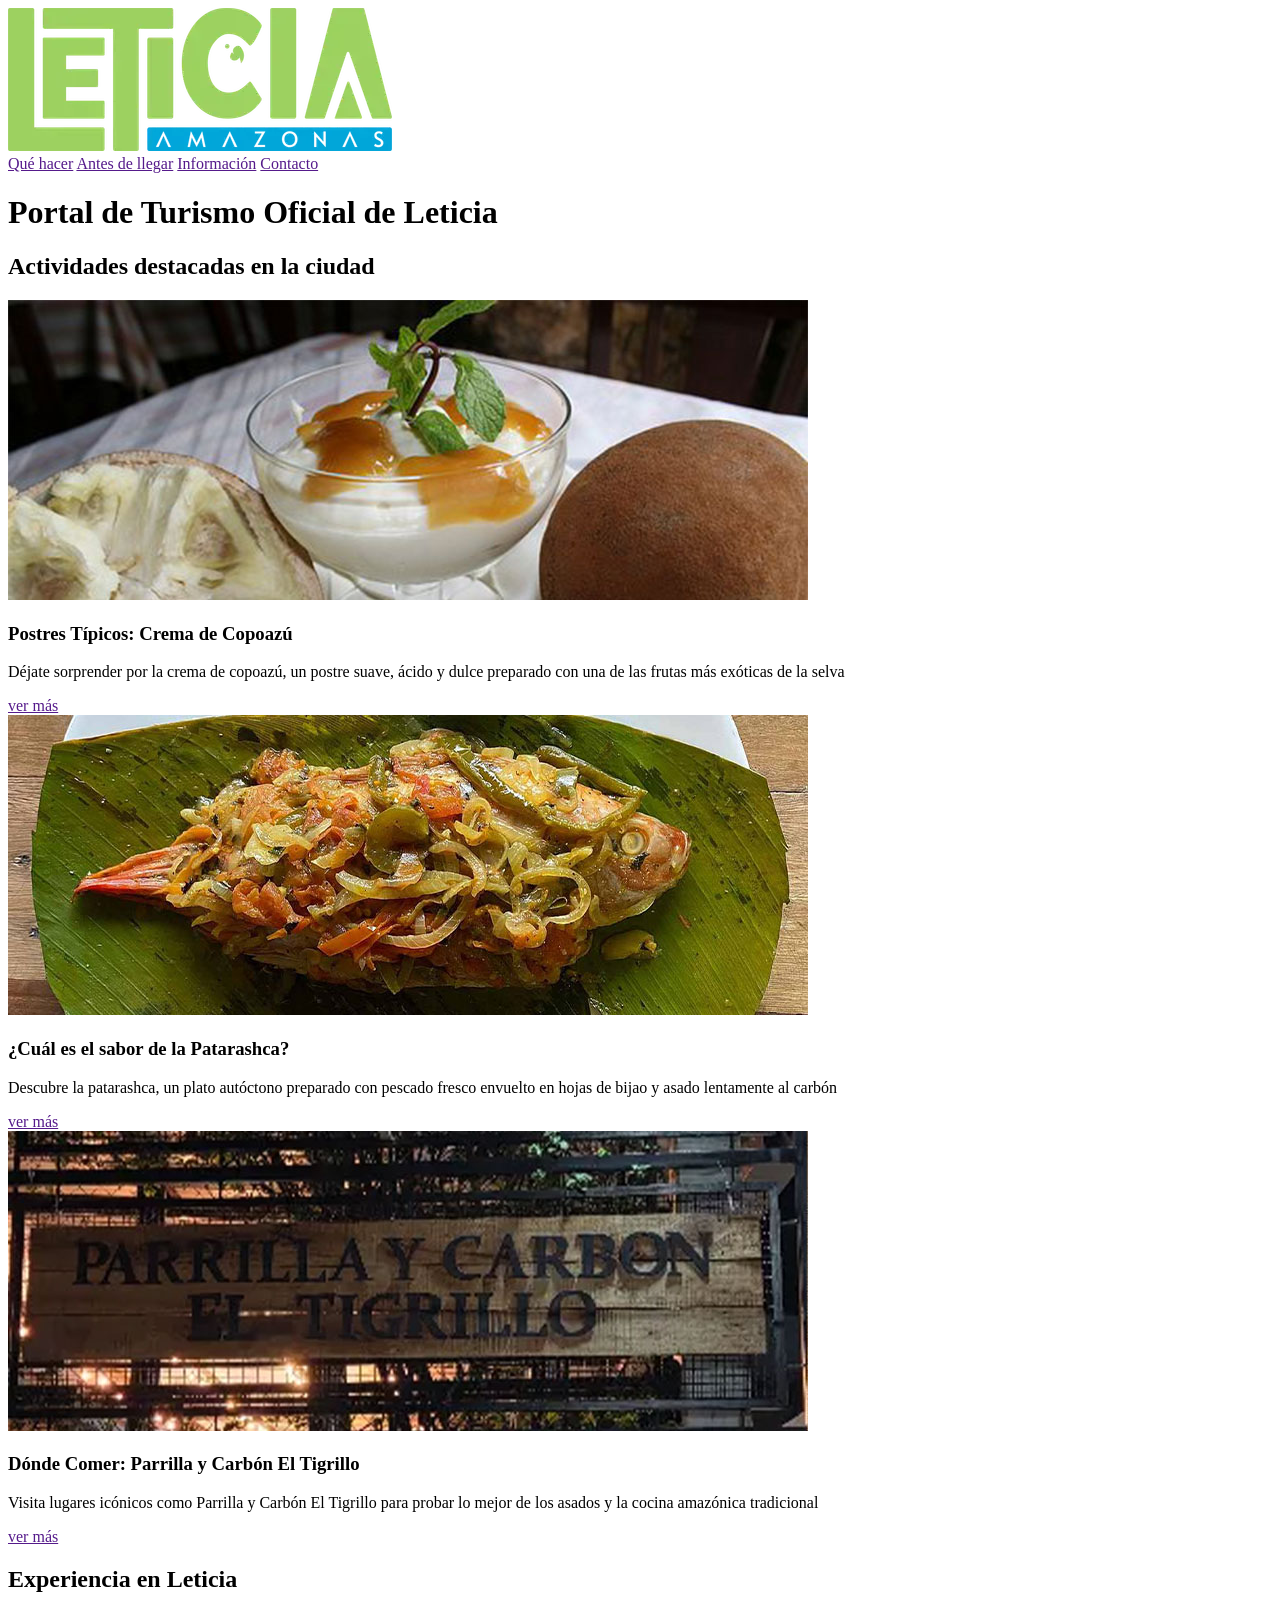
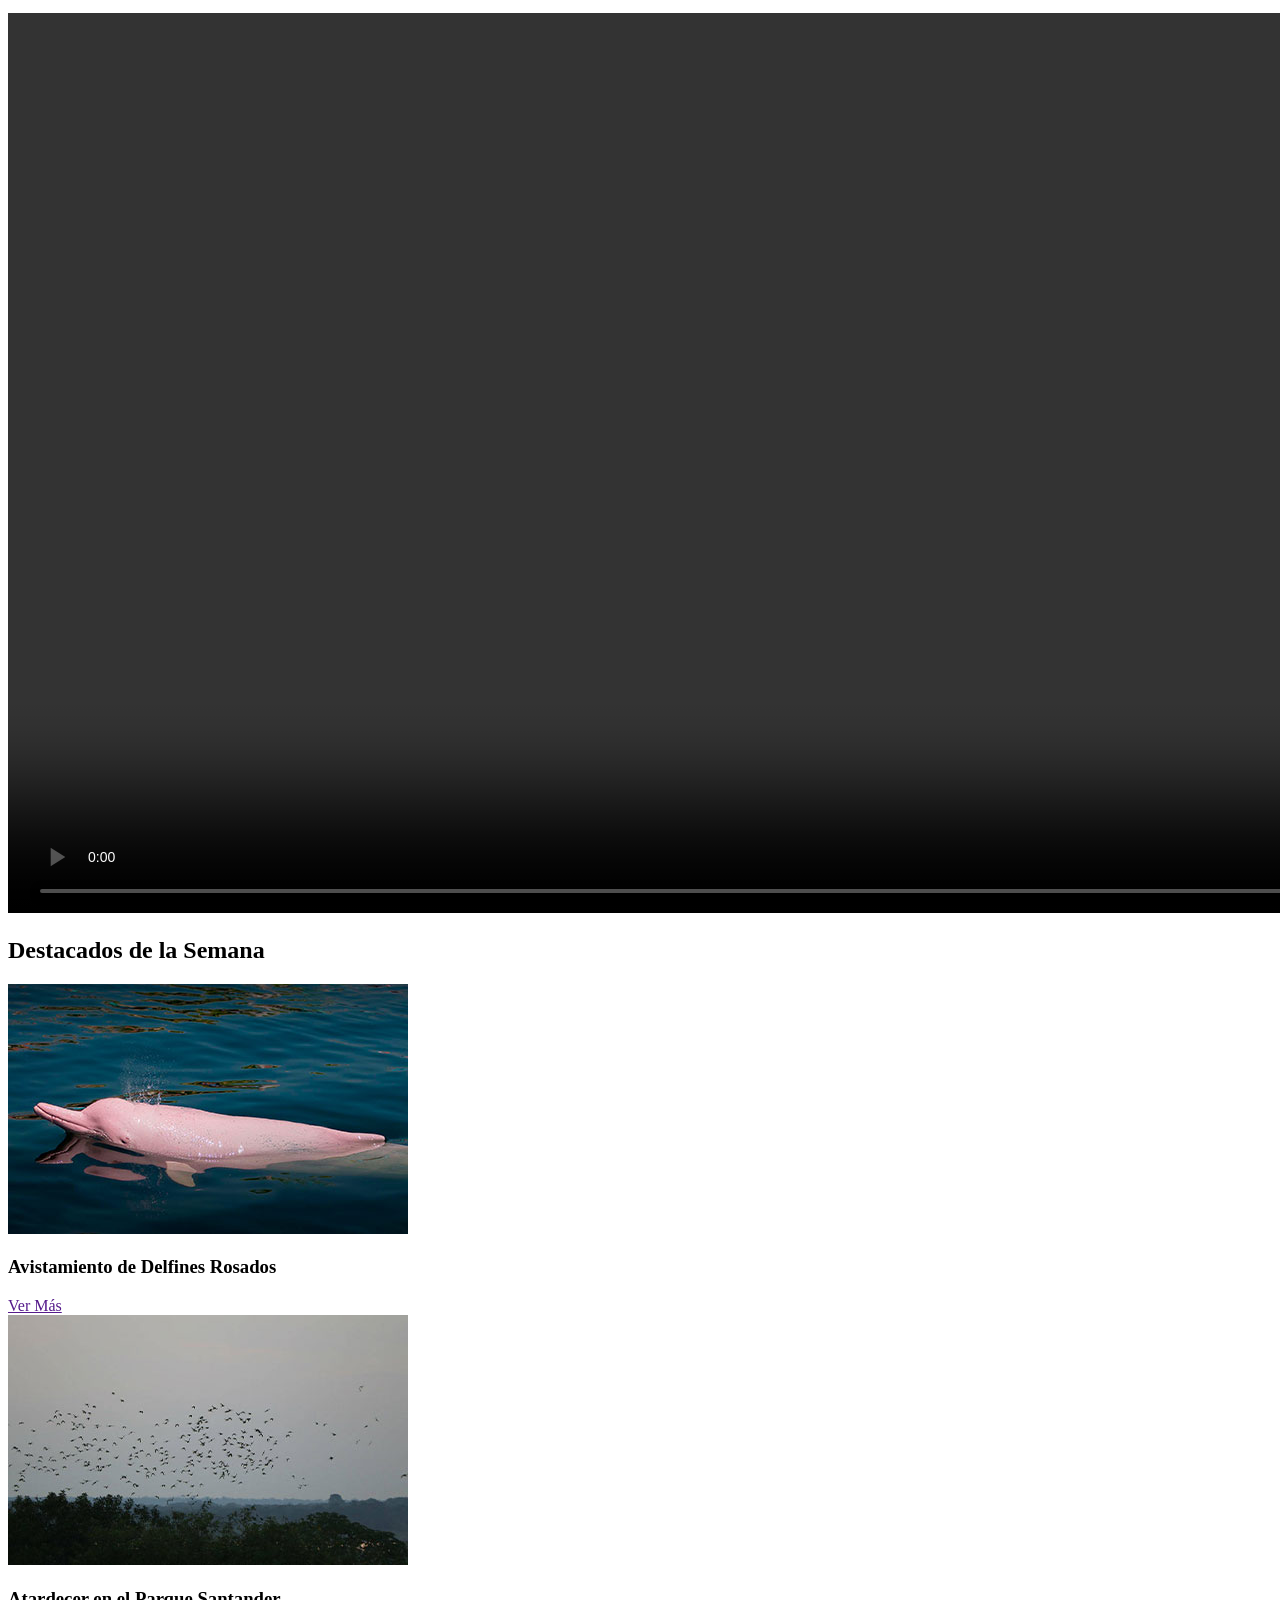
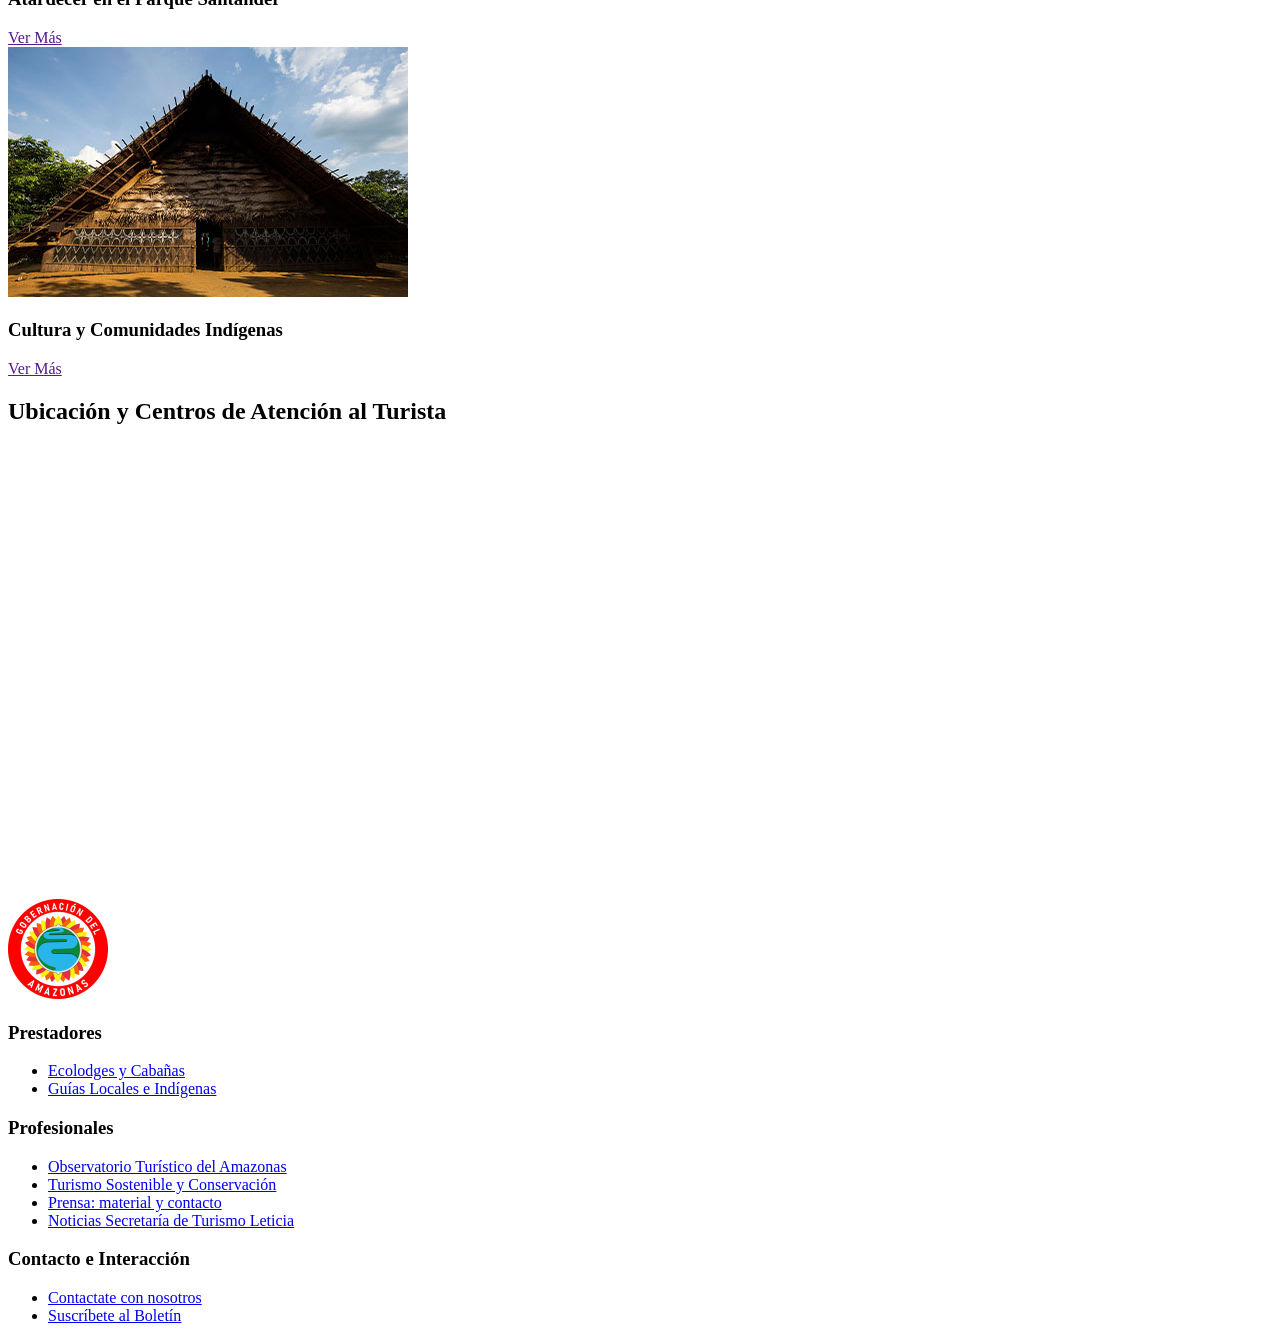
<file: ejercicio-1.2/index.html>
<!DOCTYPE html>
<html lang="es">
    <head>
        <meta charset="UTF-8">
        <meta name="viewport" content="width, initial-scale:1.0">
        <title>Turismo Leticia Ciudad - Sitio Oficial de Información Turística</title>
        <meta name="description" content="Descrubí qué hacer en Leticia. información útil antes de llegar, guías de alojamiento, atractivos turísticos, agenda cultural y mapas de la ciudad.">
        <meta name="robots" content="index, follow">
    </head>

    <body>

        <!-- Cabecera principal del sitio -->
        <header>
            <!-- Logo del sitio 
            href-> la dirección a donde voy al dar clic  
            -->
            <a href="index.html" aria-label="Ir a la página de inicio de Turismo Leticia Amazonas">
                <img src="assets/Leticia-logo.webp" alt="Logotipo oficial de Turismo Leticia">
            </a>

            <!-- Navegador principal -->
            <nav role="navigation" aria-label="Menu principal">
                  <a href="">Qué hacer</a>
                  <a href="">Antes de llegar</a>
                  <a href="">Información</a>
                  <a href="">Contacto</a>
            </nav>

        </header>



        <!-- Contenido principal del sitio -->
        <main role="main">

            <h1>Portal de Turismo Oficial de Leticia</h1>

            <!-- Actividades destacadas-->
            <section>
                <h2>Actividades destacadas en la ciudad</h2>
                
                <div>

                    <!-- tarjeta -->
                    <article role="article">
                        <img src="assets/crema-de-copoazu.jpg" alt="Crema de copoazú servida como postre tradicional de fruta amazónica">
                        <h3>Postres Típicos: Crema de Copoazú</h3>
                        <p>Déjate sorprender por la crema de copoazú, un postre suave, ácido y dulce preparado con una de las frutas más exóticas de la selva</p>
                        <a href="" aria-label="Ver más información sobre la crema de copoazú y postres amazónicos">ver más</a>
                    </article>

                    <!-- tarjeta -->
                    <article role="article">
                        <img src="assets/patarashca-amazonica.jpg" alt="Patarashca tradicional, pescado fresco sazonado y envuelto en hojas de bijao asado al carbón">
                        <h3>¿Cuál es el sabor de la Patarashca?</h3>
                        <p>Descubre la patarashca, un plato autóctono preparado con pescado fresco envuelto en hojas de bijao y asado lentamente al carbón</p>
                        <a href="" aria-label="Ver información sobre la patarashca y la gastronomía amazónica">ver más</a>
                    </article>

                    <!-- tarjeta -->
                    <article role="article">
                        <img src="assets/parilla-el-tigrillo.jpg" alt="Platos a la parrilla y pescados amazónicos en el restaurante Parrilla y Carbón El Tigrillo">
                        <h3>Dónde Comer: Parrilla y Carbón El Tigrillo</h3>
                        <p>Visita lugares icónicos como Parrilla y Carbón El Tigrillo para probar lo mejor de los asados y la cocina amazónica tradicional</p>
                        <a href="" aria-label="Ir al buscador de restaurantes y conocer más sobre Parrilla y Carbón El Tigrillo">ver más</a>
                    </article>


                </div>

            </section>
            <!-- Fin de actividades destacadas-->

            <!-- Contenido Multimedia -->
            <section>
                <h2>Experiencia en Leticia</h2>
                <div>
                    <video controls autoplay loop width="1600" height="900" aria-label="Video promocional sobre la selva y el río Amazonas en Leticia">
                        <source src="assets/video-amazonas-turismo.mp4" type="video/mp4">
                    </video>
                </div>
            </section>
            <!-- Fin de Contenido Multimedia -->



            <!-- Contenidos Destacados -->
            <section>
                <h2>Destacados de la Semana</h2>
                <div>
                    
                    <!-- Tarjeta Destacada 1 -->
                    <article role="article">
                        <img src="assets/delfines-rosados.jpg" alt="Delfines rosados nadando en las aguas del río Amazonas" width="400" height="250">
                        <h3>Avistamiento de Delfines Rosados</h3>
                        <a href="" aria-label="Ver más sobre los recorridos para ver delfines rosados en el río">Ver Más</a>
                    </article>

                    <!-- Tarjeta Destacada 2 -->
                    <article role="article">
                        <img src="assets/parque-santander-loros.jpg" alt="Miles de loros y cotorras llegando al Parque Santander al atardecer en Leticia" width="400" height="250">
                        <h3>Atardecer en el Parque Santander</h3>
                        <a href="" aria-label="Ver más sobre el espectáculo natural de las cotorras en el centro de Leticia">Ver Más</a>
                    </article>

                    <!-- Tarjeta Destacada 3 -->
                    <article role="article">
                        <img src="assets/comunidades-indigenas.jpg" alt="Maloka tradicional y artesanías en una comunidad indígena cerca a Leticia" width="400" height="250">
                        <h3>Cultura y Comunidades Indígenas</h3>
                        <a href="" aria-label="Ver más sobre las experiencias culturales y artesanías indígenas">Ver Más</a>
                    </article>

                </div>
            </section>


            <!-- Ubicación Geográfica -->
            <section aria-labelledby="titulo-mapa">
                <h2 id="titulo-mapa">Ubicación y Centros de Atención al Turista</h2>
                <div class="map-container">
                    <iframe 
                        src="https://www.google.com/maps/embed?pb=!1m18!1m12!1m3!1d3979.887203112285!2d-69.9431411!3d-4.2152862!2m3!1f0!2f0!3f0!3m2!1i1024!2i768!4f13.1!3m3!1m2!1s0x91ed02621c16f217%3A0xb35a3962d31e9c20!2sParque%20Santander!5e0!3m2!1ses!2sco!4v1700000000000!5m2!1ses!2sco" 
                        width="100%" 
                        height="450" 
                        style="border:0;" 
                        allowfullscreen="" 
                        loading="lazy" 
                        referrerpolicy="no-referrer-when-downgrade"
                        title="Mapa interactivo de Leticia enfocado en el Parque Santander y la frontera con Tabatinga">
                    </iframe>
                </div>
            </section>

        </main>

        <!-- Pie de Página Institucional -->
    <footer role="contentinfo">

            <!-- Identificador Institucional del Footer -->
            <div class="footer-brand">
                <img src="assets/logo-gobernacion-amazonas.png" alt="Logotipo oficial de la Gobernación del Amazonas y Alcaldía de Leticia" width="100" height="100">
            </div>

            <!-- Columnas de Enlaces del Footer -->
            <div>
                
                <!-- Lista 1: Prestadores -->
                <nav>
                    <h3 id="footer-prestadores">Prestadores</h3>
                    <ul>
                        <li><a href="/ecolodges-alojamientos">Ecolodges y Cabañas</a></li>
                        <li><a href="/guias-comunitarios">Guías Locales e Indígenas</a></li>
                    </ul>
                </nav>

                <!-- Lista 2: Profesionales -->
                <nav>
                    <h3 id="footer-profesionales">Profesionales</h3>
                    <ul>
                        <li><a href="/observatorio-turistico">Observatorio Turístico del Amazonas</a></li>
                        <li><a href="/turismo-sostenible">Turismo Sostenible y Conservación</a></li>
                        <li><a href="/prensa-contacto">Prensa: material y contacto</a></li>
                        <li><a href="/noticias-ente">Noticias Secretaría de Turismo Leticia</a></li>
                    </ul>
                </nav>

                <!-- Lista 3: Interacción y Contacto -->
                <nav>
                    <h3 id="footer-contacto">Contacto e Interacción</h3>
                <ul>
                    <li><a href="/contactate-con-nosotros">Contactate con nosotros</a></li>
                    <li><a href="/suscribete-newsletter" aria-label="Ir al formulario para suscribirse al Boletín amazónico oficial">Suscríbete al Boletín</a></li>
                </ul>
                </nav>

            </div>
    </footer>

    </body>

</html>
</file>
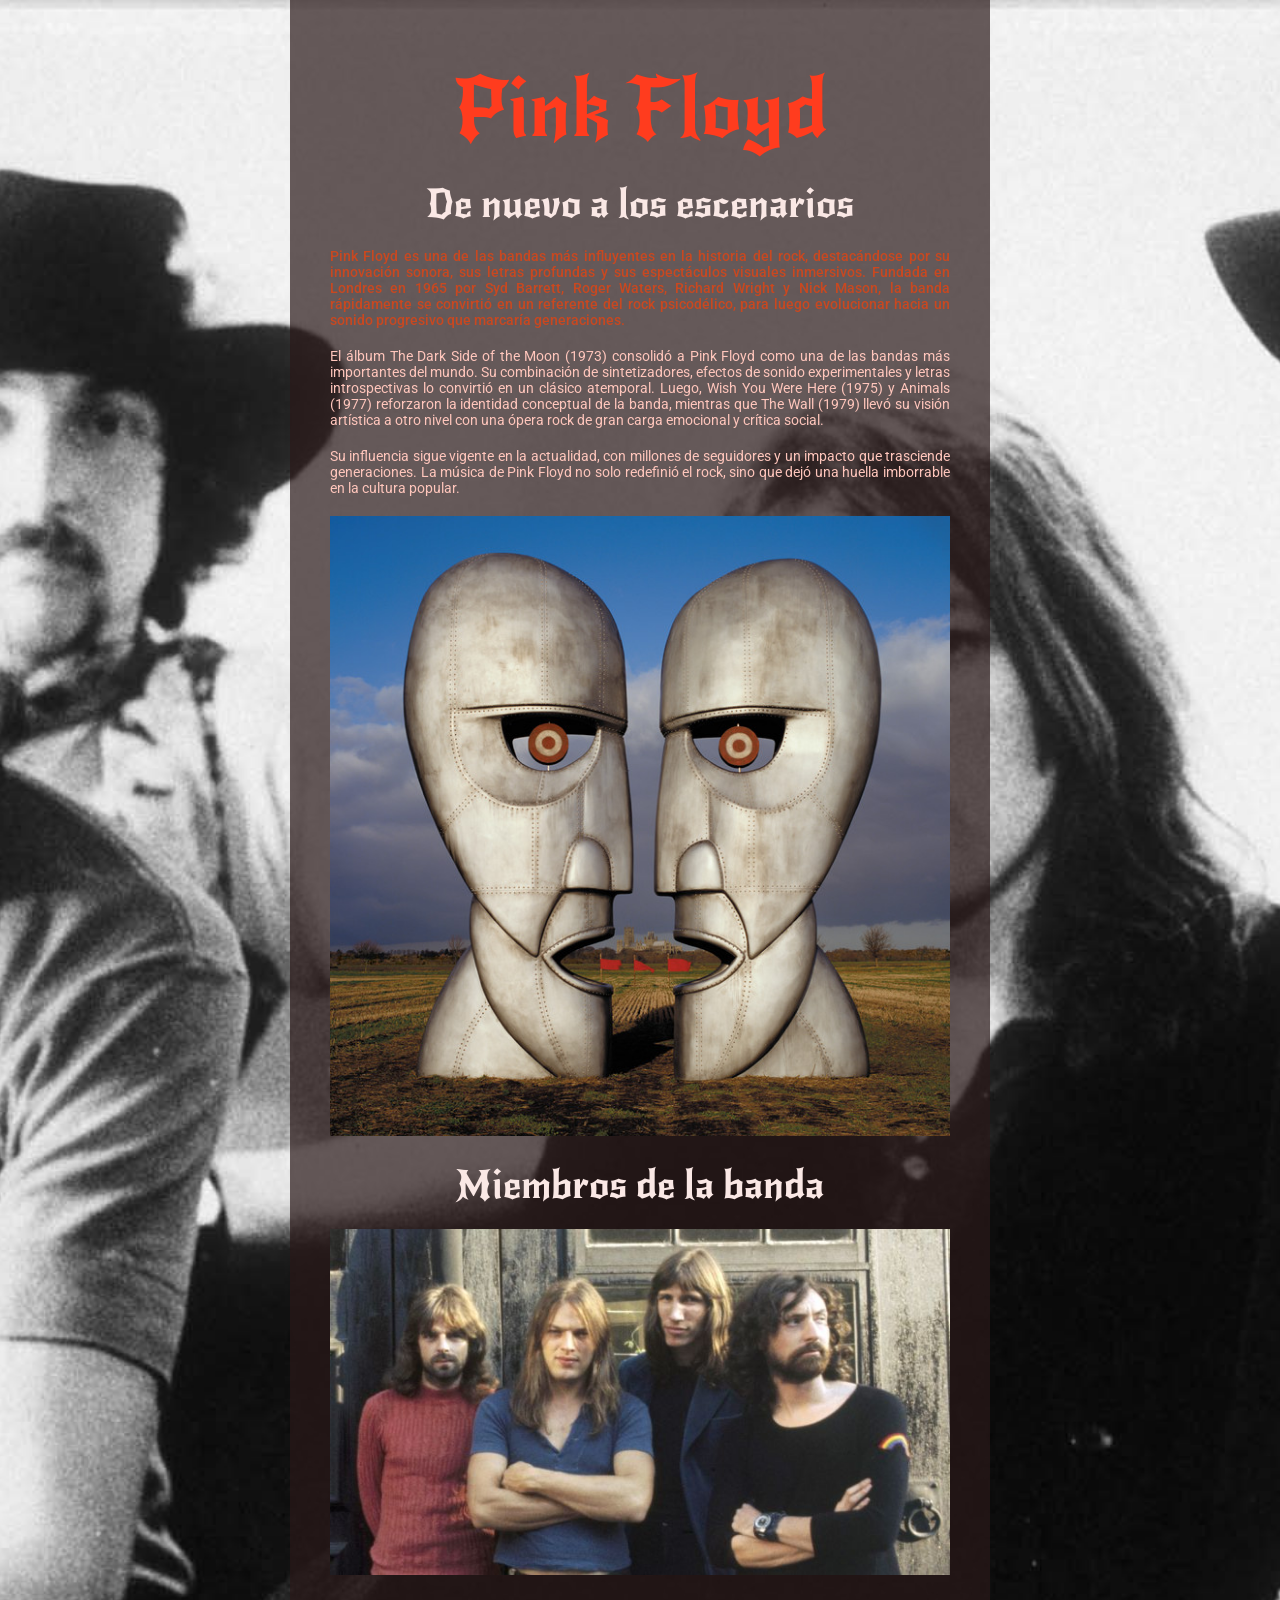
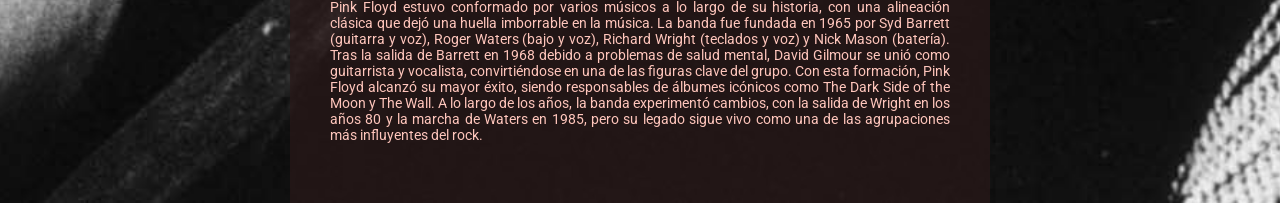
<file: Ejercicio-2/index.html>
<!DOCTYPE html>
<html lang="es">

    <head>

    <meta charset="UTF-8">
    <meta name="viewport" content="width=device-width, initial-scale=1.0">
    <title>Pink Floyd</title>
    <meta name="description" content="Historia e informacion de la banda pink floyd">
    <meta name="robots" content="index,follow">

    <link href="style.css" rel="stylesheet">

    <!--google font-->
   <link rel="preconnect" href="https://fonts.googleapis.com">
    <link rel="preconnect" href="https://fonts.gstatic.com" crossorigin>
    <link href="https://fonts.googleapis.com/css2?family=New+Rocker&family=Roboto:ital,wght@0,100..900;1,100..900&display=swap" rel="stylesheet">

    </head>

        <body>

            <main>

        <h1>Pink Floyd</h1>

        <h2 class="subtitulo-pf">De nuevo a los escenarios</h2>

            <p id="parrafo-destacado">Pink Floyd es una de las bandas más influyentes en la historia del rock, destacándose por su innovación sonora, sus letras profundas y sus espectáculos visuales inmersivos. Fundada en Londres en 1965 por Syd Barrett, Roger Waters, Richard Wright y Nick Mason, la banda rápidamente se convirtió en un referente del rock psicodélico, para luego evolucionar hacia un sonido progresivo que marcaría generaciones.</p>

            <p>El álbum The Dark Side of the Moon (1973) consolidó a Pink Floyd como una de las bandas más importantes del mundo. Su combinación de sintetizadores, efectos de sonido experimentales y letras introspectivas lo convirtió en un clásico atemporal. Luego, Wish You Were Here (1975) y Animals (1977) reforzaron la identidad conceptual de la banda, mientras que The Wall (1979) llevó su visión artística a otro nivel con una ópera rock de gran carga emocional y crítica social.</p>

            <p>Su influencia sigue vigente en la actualidad, con millones de seguidores y un impacto que trasciende generaciones. La música de Pink Floyd no solo redefinió el rock, sino que dejó una huella imborrable en la cultura popular.</p>

            <img src="Assets/PinkFloyd.jpg" alt="Fotografía de portada del Dividition Bell, donde dos rostros de metal se miran fijamente">

        <h2 class="subtitulo-pf">Miembros de la banda</h2>

            <img src="Assets/pink_floyd_band.jpg" alt="Fotografía de los miembros de la banda">

            <p>Pink Floyd estuvo conformado por varios músicos a lo largo de su historia, con una alineación clásica que dejó una huella imborrable en la música. La banda fue fundada en 1965 por Syd Barrett (guitarra y voz), Roger Waters (bajo y voz), Richard Wright (teclados y voz) y Nick Mason (batería). Tras la salida de Barrett en 1968 debido a problemas de salud mental, David Gilmour se unió como guitarrista y vocalista, convirtiéndose en una de las figuras clave del grupo. Con esta formación, Pink Floyd alcanzó su mayor éxito, siendo responsables de álbumes icónicos como The Dark Side of the Moon y The Wall. A lo largo de los años, la banda experimentó cambios, con la salida de Wright en los años 80 y la marcha de Waters en 1985, pero su legado sigue vivo como una de las agrupaciones más influyentes del rock.</p>

        </main>

    </body>

</html>
</file>
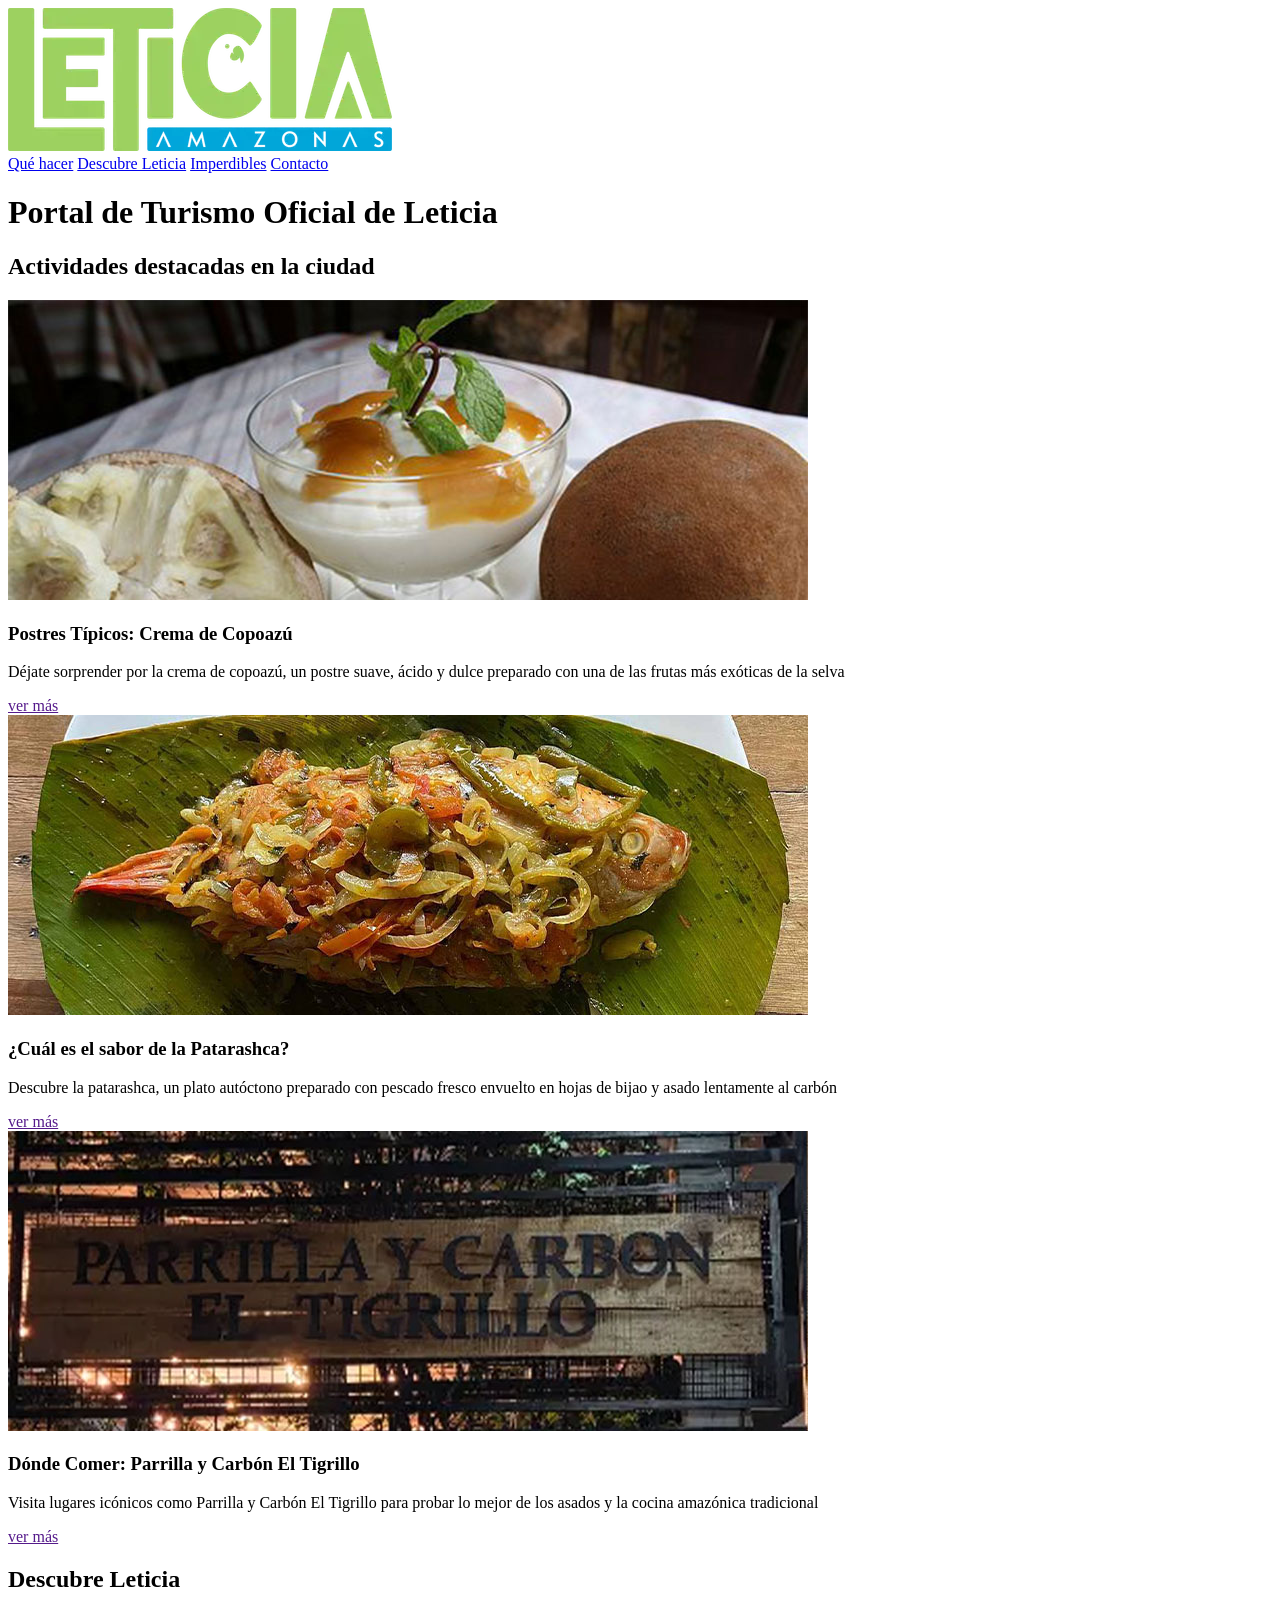
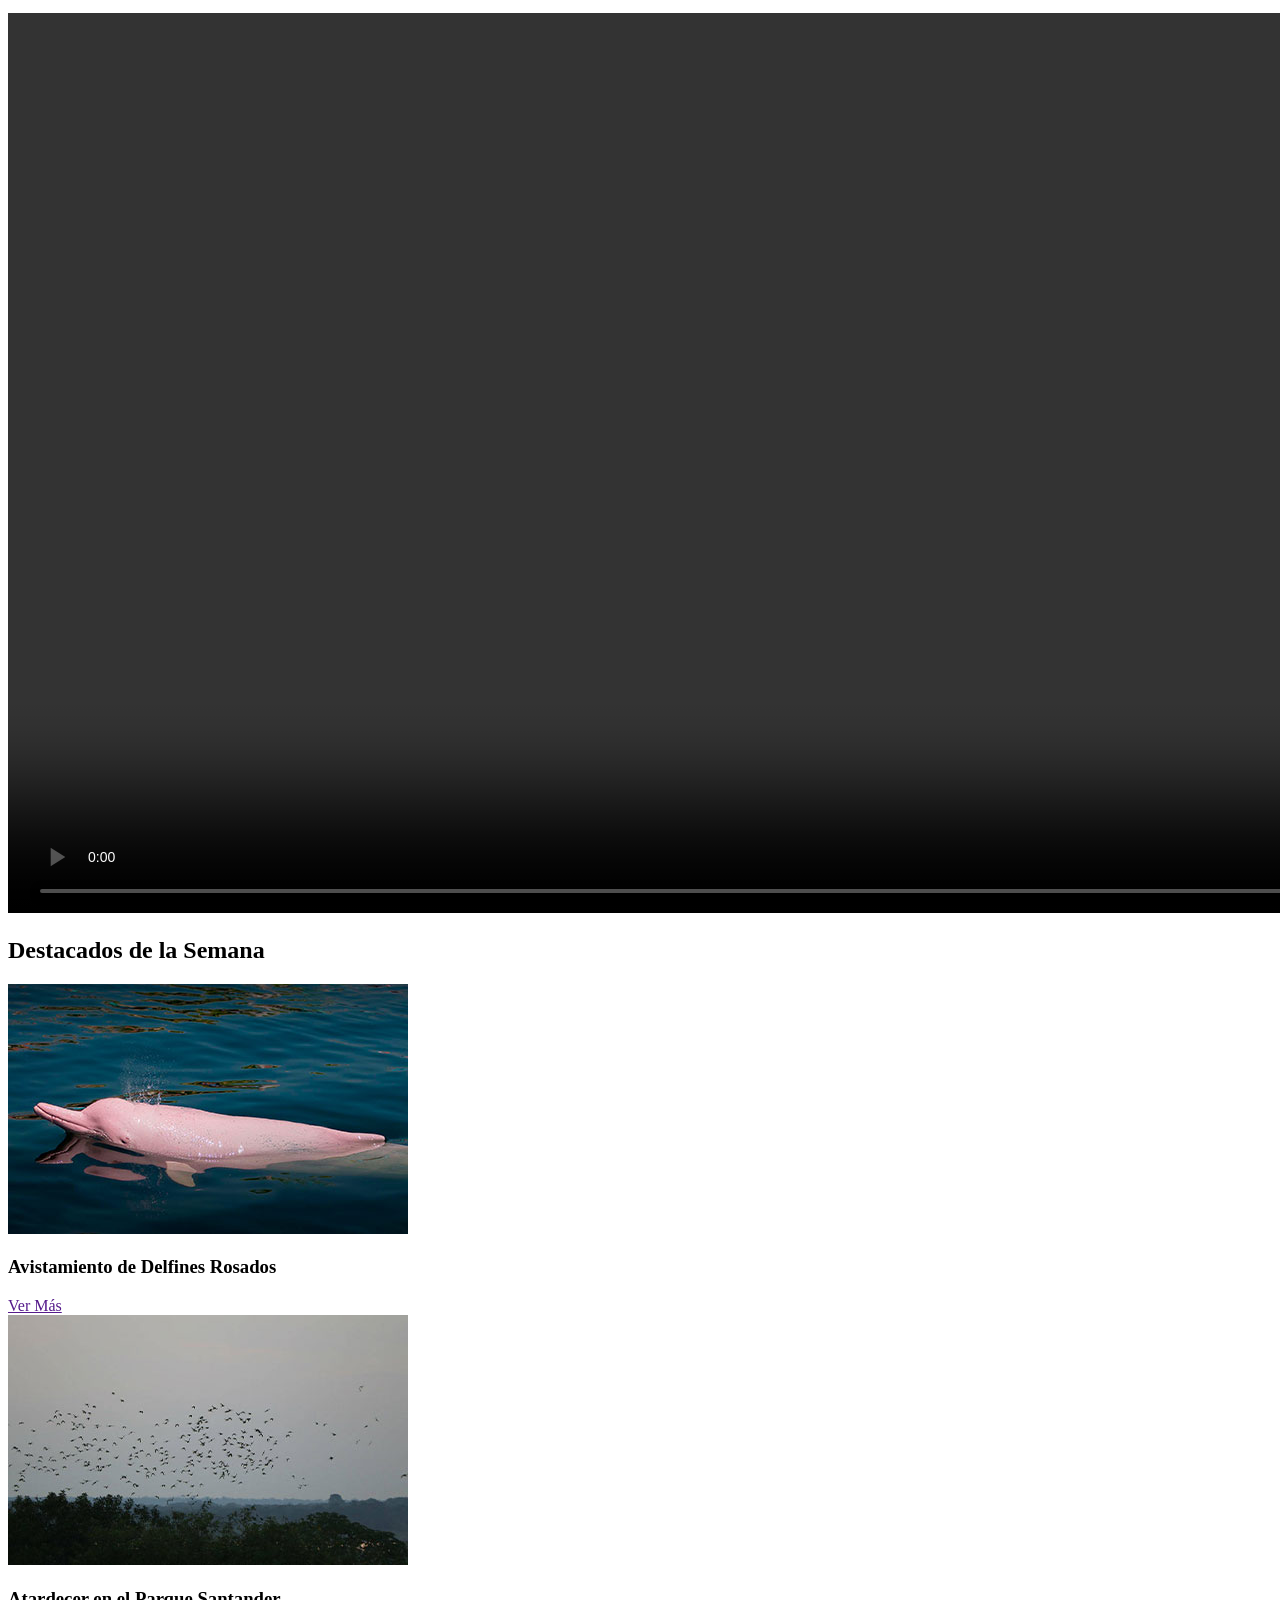
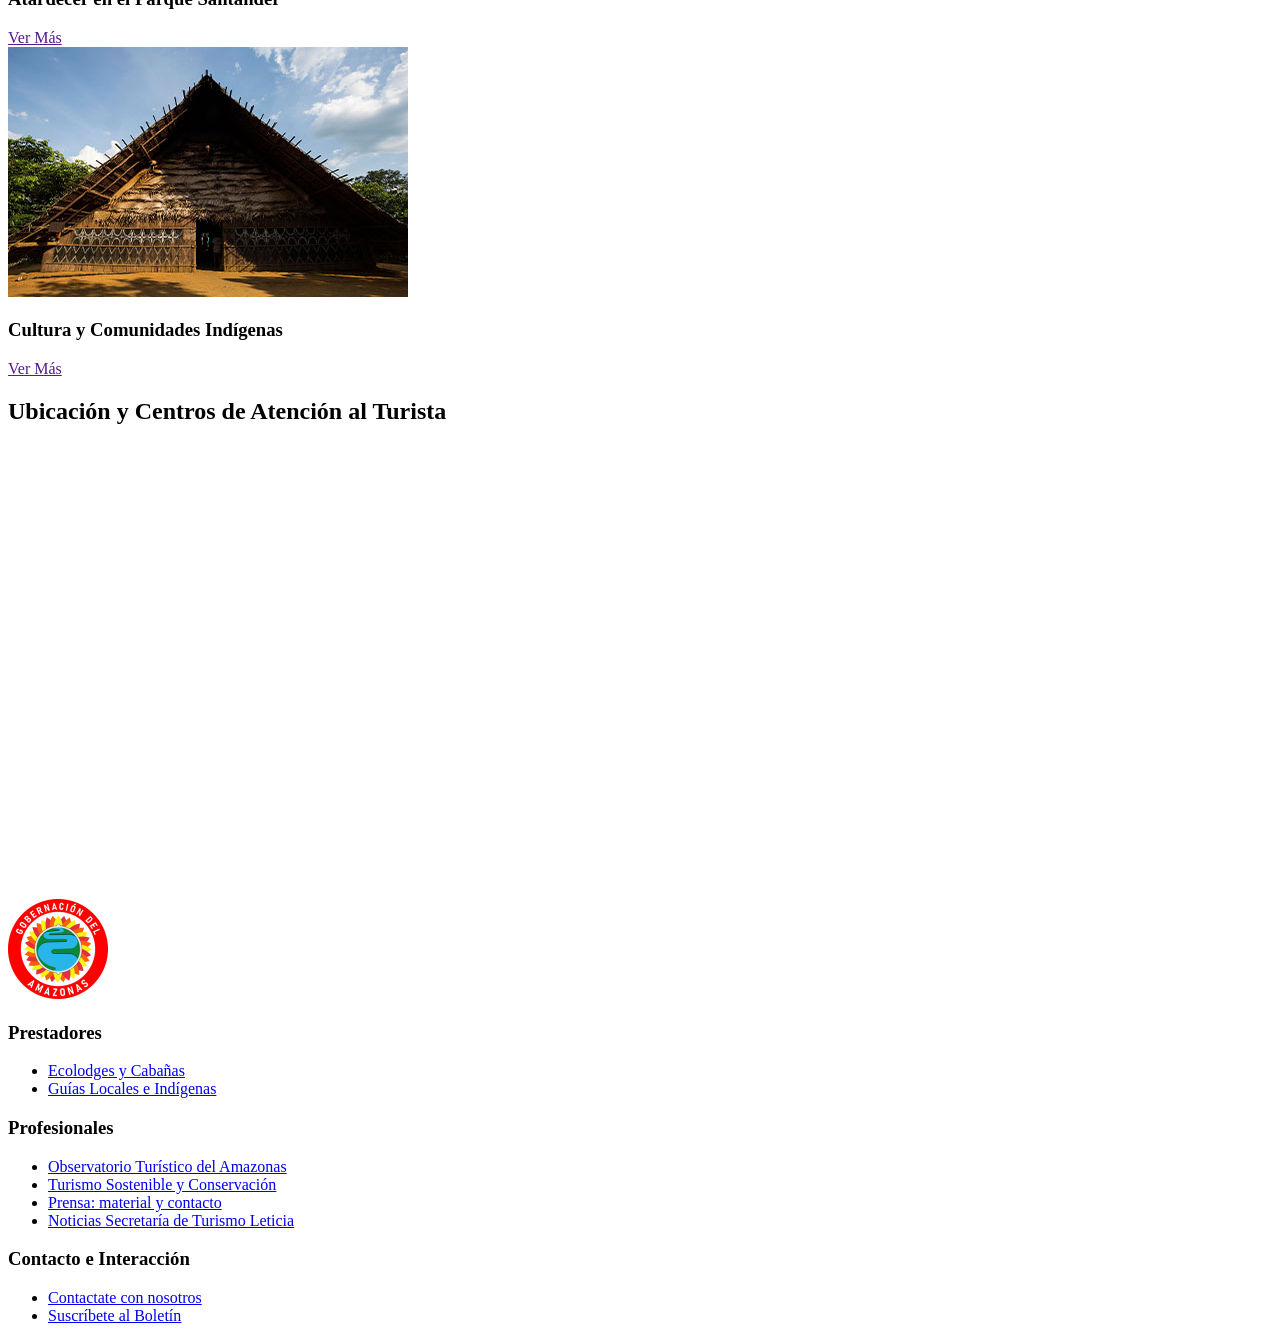
<file: tarea-01/index.html>
<!DOCTYPE html>
<html lang="es">
    <head>
        <meta charset="UTF-8">
        <meta name="viewport" content="width=device-width, initial-scale=1.0">
        <title>Turismo Leticia Ciudad - Sitio Oficial de Información Turística</title>
        <meta name="description" content="Descubre qué hacer en Leticia. Información útil antes de llegar, guías de alojamiento, atractivos turísticos, agenda cultural y mapas de la ciudad.">
        <meta name="robots" content="index, follow">
        
        <!-- TIPOGRAFIAS -->
        <link rel="preconnect" href="https://fonts.googleapis.com">
    <link rel="preconnect" href="https://fonts.gstatic.com" crossorigin>
    <link href="https://fonts.googleapis.com/css2?family=Alegreya+Sans:ital,wght@0,300;0,400;0,500;0,700;0,800;0,900;1,400;1,500;1,700;1,800;1,900&family=Quicksand:wght@700&display=swap" rel="stylesheet">

    </head>

    <body>


        <!-- Cabecera principal del sitio -->
        <header id="cabecera">
            <!-- Logo del sitio 
            href-> la dirección a donde voy al dar clic  
            -->
            <a href="index.html" aria-label="Ir a la página de inicio de Turismo Leticia Amazonas">
                <img src="assets/Leticia-logo.webp" alt="Logotipo oficial de Turismo Leticia">
            </a>

            <!-- Navegador principal -->
            <nav role="navigation" aria-label="Menu principal">
                  <a href="#actividades-destacadas" class="bt-principal">Qué hacer</a>
                  <a href="#descubre-leticia" class="bt-principal">Descubre Leticia</a>
                  <a href="#imperdibles" class="bt-principal">Imperdibles</a>
                  <a href="#footer-contacto" class="bt-principal">Contacto</a>
            </nav>

        </header>

        <section id="background-body">
    <div class="background-content">
        
    </div>
        </section>

</div>

        <!-- Contenido principal del sitio -->
        <main role="main">

            <h1 class="hide-element" aria-hidden="true">Portal de Turismo Oficial de Leticia</h1>

            <!-- Actividades destacadas-->
            <section id="actividades-destacadas">
                <h2>Actividades destacadas en la ciudad</h2>
                
                <div class="flex-elements">

                    <!-- tarjeta -->
                    <article class="articulo-index" role="article">
                        <img src="assets/crema-de-copoazu.jpg" alt="Crema de copoazú servida como postre tradicional de fruta amazónica">
                        <h3>Postres Típicos: Crema de Copoazú</h3>
                        <p>Déjate sorprender por la crema de copoazú, un postre suave, ácido y dulce preparado con una de las frutas más exóticas de la selva</p>
                        <a href="" class="bt-vermas" aria-label="Ver más información sobre la crema de copoazú y postres amazónicos">ver más</a>
                    </article>

                    <!-- tarjeta -->
                    <article class="articulo-index" role="article">
                        <img src="assets/patarashca-amazonica.jpg" alt="Patarashca tradicional, pescado fresco sazonado y envuelto en hojas de bijao asado al carbón">
                        <h3>¿Cuál es el sabor de la Patarashca?</h3>
                        <p>Descubre la patarashca, un plato autóctono preparado con pescado fresco envuelto en hojas de bijao y asado lentamente al carbón</p>
                        <a href="" class="bt-vermas" aria-label="Ver información sobre la patarashca y la gastronomía amazónica">ver más</a>
                    </article>

                    <!-- tarjeta -->
                    <article class="articulo-index" role="article">
                        <img src="assets/parilla-el-tigrillo.jpg" alt="Platos a la parrilla y pescados amazónicos en el restaurante Parrilla y Carbón El Tigrillo">
                        <h3>Dónde Comer: Parrilla y Carbón El Tigrillo</h3>
                        <p>Visita lugares icónicos como Parrilla y Carbón El Tigrillo para probar lo mejor de los asados y la cocina amazónica tradicional</p>
                        <a href="" class="bt-vermas" aria-label="Ir al buscador de restaurantes y conocer más sobre Parrilla y Carbón El Tigrillo">ver más</a>
                    </article>


                </div>

            </section>
            <!-- Fin de actividades destacadas-->

            <!-- Contenido Multimedia -->
            <section id="descubre-leticia">
                <h2>Descubre Leticia</h2>
                <div>
                    <video controls autoplay loop width="1600" height="900" aria-label="Video promocional sobre la selva y el río Amazonas en Leticia">
                        <source src="assets/video-amazonas-turismo.mp4" type="video/mp4">
                    </video>
                </div>
            </section>
            <!-- Fin de Contenido Multimedia -->



            <!-- Contenidos Destacados -->
            <section id="imperdibles">
                <h2>Destacados de la Semana</h2>
                <div class="flex-elements">
                    
                    <!-- Tarjeta Destacada 1 -->
                    <article class="articulo-index" role="article">
                        <img src="assets/delfines-rosados.jpg" alt="Delfines rosados nadando en las aguas del río Amazonas" width="400" height="250">
                        <h3>Avistamiento de Delfines Rosados</h3>
                        <a href="" class="bt-vermas" aria-label="Ver más sobre los recorridos para ver delfines rosados en el río">Ver Más</a>
                    </article>

                    <!-- Tarjeta Destacada 2 -->
                    <article class="articulo-index" role="article">
                        <img src="assets/parque-santander-loros.jpg" alt="Miles de loros y cotorras llegando al Parque Santander al atardecer en Leticia" width="400" height="250">
                        <h3>Atardecer en el Parque Santander</h3>
                        <a href="" class="bt-vermas" aria-label="Ver más sobre el espectáculo natural de las cotorras en el centro de Leticia">Ver Más</a>
                    </article>

                    <!-- Tarjeta Destacada 3 -->
                    <article class="articulo-index" role="article">
                        <img src="assets/comunidades-indigenas.jpg" alt="Maloka tradicional y artesanías en una comunidad indígena cerca a Leticia" width="400" height="250">
                        <h3>Cultura y Comunidades Indígenas</h3>
                        <a href="" class="bt-vermas" aria-label="Ver más sobre las experiencias culturales y artesanías indígenas">Ver Más</a>
                    </article>

                </div>
            </section>


            <!-- Ubicación Geográfica -->
            <section aria-labelledby="titulo-mapa">
                <h2 id="titulo-mapa">Ubicación y Centros de Atención al Turista</h2>
                <div class="map-container">
                    <iframe 
                        src="https://www.google.com/maps/embed?pb=!1m18!1m12!1m3!1d3979.887203112285!2d-69.9431411!3d-4.2152862!2m3!1f0!2f0!3f0!3m2!1i1024!2i768!4f13.1!3m3!1m2!1s0x91ed02621c16f217%3A0xb35a3962d31e9c20!2sParque%20Santander!5e0!3m2!1ses!2sco!4v1700000000000!5m2!1ses!2sco" 
                        width="100%" 
                        height="450" 
                        style="border:0;" 
                        allowfullscreen="" 
                        loading="lazy" 
                        referrerpolicy="no-referrer-when-downgrade"
                        title="Mapa interactivo de Leticia enfocado en el Parque Santander y la frontera con Tabatinga">
                    </iframe>
                </div>
            </section>

        </main>

        <!-- Pie de Página Institucional -->
    <footer role="contentinfo">

            <!-- Identificador Institucional del Footer -->
            <div class="footer-brand">
                <img src="assets/logo-gobernacion-amazonas.png" alt="Logotipo oficial de la Gobernación del Amazonas y Alcaldía de Leticia" width="100" height="100">
            </div>

            <!-- Columnas de Enlaces del Footer -->
            <div>
                
                <!-- Lista 1: Prestadores -->
                <nav>
                    <h3 id="footer-prestadores">Prestadores</h3>
                    <ul>
                        <li><a href="/ecolodges-alojamientos" aria-label="Ecolodges y Cabañas">Ecolodges y Cabañas</a></li>
                        <li><a href="/guias-comunitarios" aria-label="guias comunitarios">Guías Locales e Indígenas</a></li>
                    </ul>
                </nav>

                <!-- Lista 2: Profesionales -->
                <nav>
                    <h3 id="footer-profesionales">Profesionales</h3>
                    <ul>
                        <li><a href="/observatorio-turistico">Observatorio Turístico del Amazonas</a></li>
                        <li><a href="/turismo-sostenible">Turismo Sostenible y Conservación</a></li>
                        <li><a href="/prensa-contacto">Prensa: material y contacto</a></li>
                        <li><a href="/noticias-ente">Noticias Secretaría de Turismo Leticia</a></li>
                    </ul>
                </nav>

                <!-- Lista 3: Interacción y Contacto -->
                <nav>
                    <h3 id="footer-contacto">Contacto e Interacción</h3>
                <ul>
                    <li><a href="/contactate-con-nosotros" >Contactate con nosotros</a></li>
                    <li><a href="/suscribete-newsletter" aria-label="Ir al formulario para suscribirse al Boletín amazónico oficial">Suscríbete al Boletín</a></li>
                </ul>
                </nav>

            </div>
    </footer>

    </body>

</html>
</file>
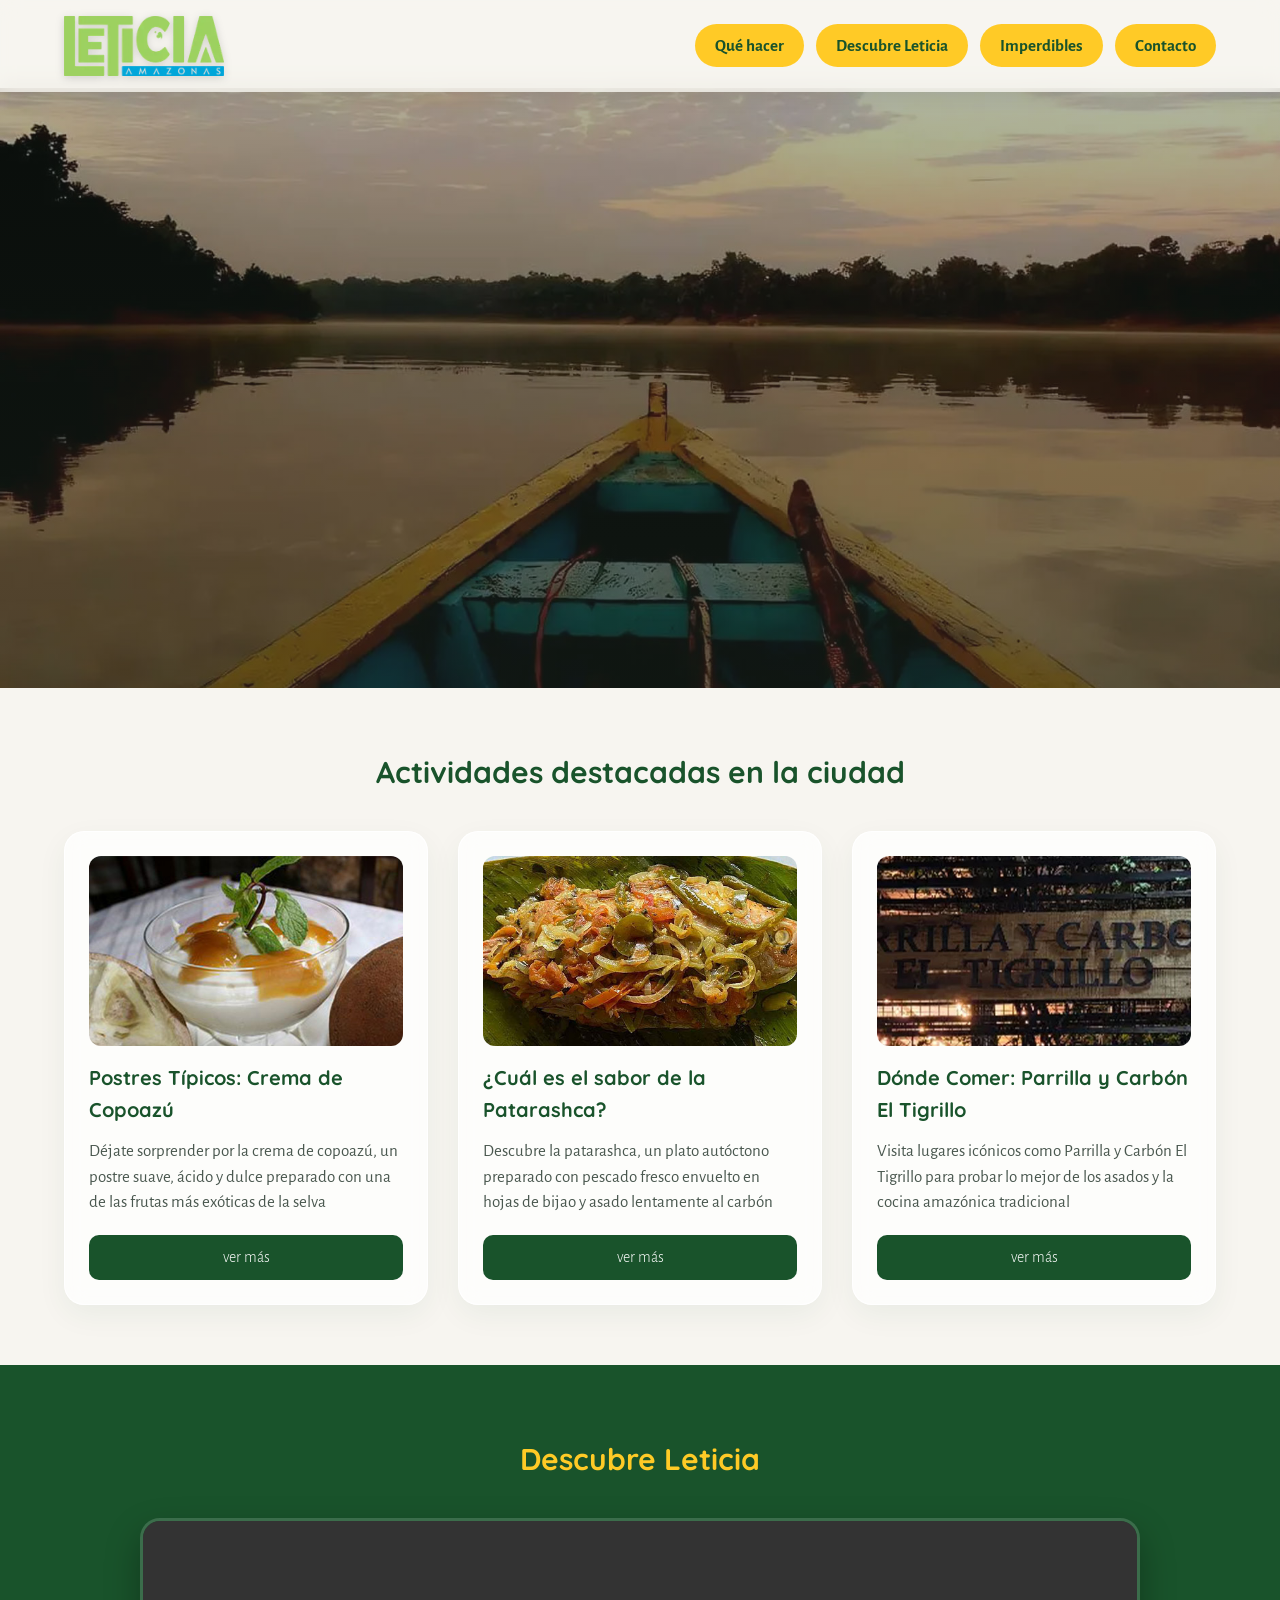
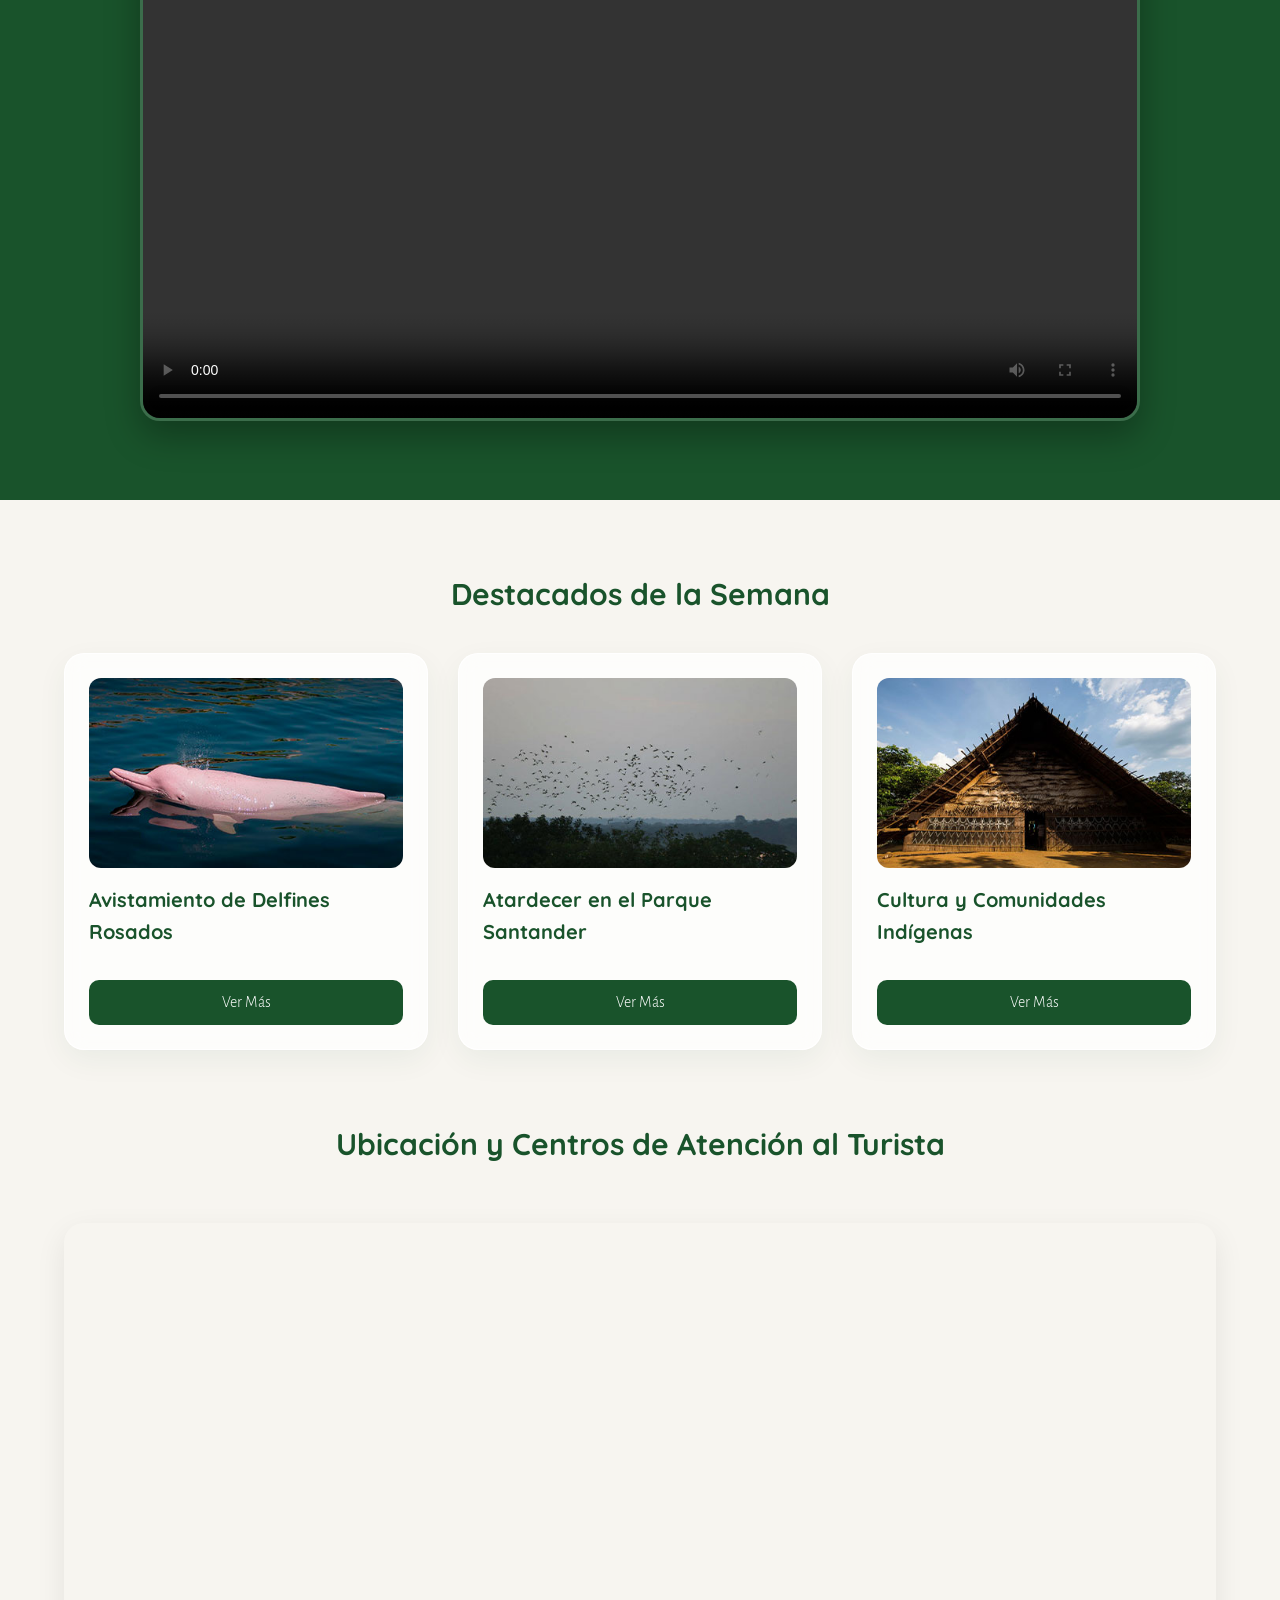
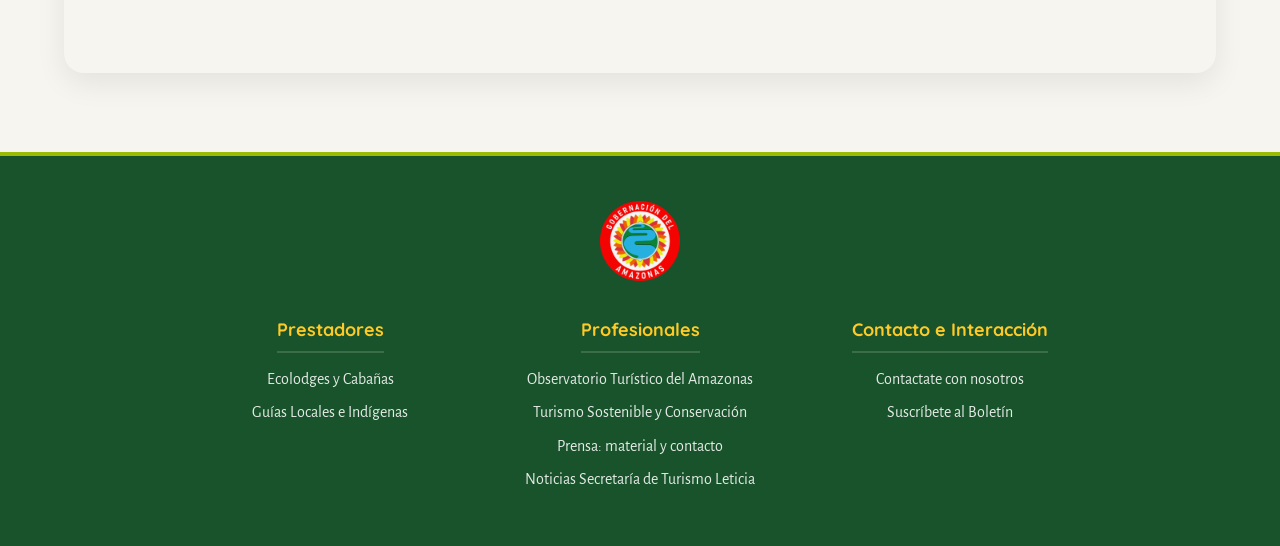
<file: tarea-02/index.html>
<!DOCTYPE html>
<html lang="es">
    <head>
        <meta charset="UTF-8">
        <meta name="viewport" content="width=device-width, initial-scale=1.0">
        <title>Turismo Leticia Ciudad - Sitio Oficial de Información Turística</title>
        <meta name="description" content="Descubre qué hacer en Leticia. Información útil antes de llegar, guías de alojamiento, atractivos turísticos, agenda cultural y mapas de la ciudad.">
        <meta name="robots" content="index, follow">
        
        <!-- TIPOGRAFIAS -->
        <link rel="preconnect" href="https://fonts.googleapis.com">
    <link rel="preconnect" href="https://fonts.gstatic.com" crossorigin>
    <link href="https://fonts.googleapis.com/css2?family=Alegreya+Sans:ital,wght@0,300;0,400;0,500;0,700;0,800;0,900;1,400;1,500;1,700;1,800;1,900&family=Quicksand:wght@700&display=swap" rel="stylesheet">

        <!-- AQUÍ SE CONECTA EL CSS -->
        <link rel="stylesheet" href="style.css">
    </head>

    <body>


        <!-- Cabecera principal del sitio -->
        <header id="cabecera">
            <!-- Logo del sitio 
            href-> la dirección a donde voy al dar clic  
            -->
            <a href="index.html" aria-label="Ir a la página de inicio de Turismo Leticia Amazonas">
                <img src="assets/Leticia-logo.webp" alt="Logotipo oficial de Turismo Leticia">
            </a>

            <!-- Navegador principal -->
            <nav role="navigation" aria-label="Menu principal">
                  <a href="#actividades-destacadas" class="bt-principal">Qué hacer</a>
                  <a href="#descubre-leticia" class="bt-principal">Descubre Leticia</a>
                  <a href="#imperdibles" class="bt-principal">Imperdibles</a>
                  <a href="#footer-contacto" class="bt-principal">Contacto</a>
            </nav>

        </header>

        <section id="background-body">
    <div class="background-content">
        
    </div>
        </section>

</div>

        <!-- Contenido principal del sitio -->
        <main role="main">

            <h1 class="hide-element" aria-hidden="true">Portal de Turismo Oficial de Leticia</h1>

            <!-- Actividades destacadas-->
            <section id="actividades-destacadas">
                <h2>Actividades destacadas en la ciudad</h2>
                
                <div class="flex-elements">

                    <!-- tarjeta -->
                    <article class="articulo-index" role="article">
                        <img src="assets/crema-de-copoazu.jpg" alt="Crema de copoazú servida como postre tradicional de fruta amazónica">
                        <h3>Postres Típicos: Crema de Copoazú</h3>
                        <p>Déjate sorprender por la crema de copoazú, un postre suave, ácido y dulce preparado con una de las frutas más exóticas de la selva</p>
                        <a href="" class="bt-vermas" aria-label="Ver más información sobre la crema de copoazú y postres amazónicos">ver más</a>
                    </article>

                    <!-- tarjeta -->
                    <article class="articulo-index" role="article">
                        <img src="assets/patarashca-amazonica.jpg" alt="Patarashca tradicional, pescado fresco sazonado y envuelto en hojas de bijao asado al carbón">
                        <h3>¿Cuál es el sabor de la Patarashca?</h3>
                        <p>Descubre la patarashca, un plato autóctono preparado con pescado fresco envuelto en hojas de bijao y asado lentamente al carbón</p>
                        <a href="" class="bt-vermas" aria-label="Ver información sobre la patarashca y la gastronomía amazónica">ver más</a>
                    </article>

                    <!-- tarjeta -->
                    <article class="articulo-index" role="article">
                        <img src="assets/parilla-el-tigrillo.jpg" alt="Platos a la parrilla y pescados amazónicos en el restaurante Parrilla y Carbón El Tigrillo">
                        <h3>Dónde Comer: Parrilla y Carbón El Tigrillo</h3>
                        <p>Visita lugares icónicos como Parrilla y Carbón El Tigrillo para probar lo mejor de los asados y la cocina amazónica tradicional</p>
                        <a href="" class="bt-vermas" aria-label="Ir al buscador de restaurantes y conocer más sobre Parrilla y Carbón El Tigrillo">ver más</a>
                    </article>


                </div>

            </section>
            <!-- Fin de actividades destacadas-->

            <!-- Contenido Multimedia -->
            <section id="descubre-leticia">
                <h2>Descubre Leticia</h2>
                <div>
                    <video controls autoplay loop width="1600" height="900" aria-label="Video promocional sobre la selva y el río Amazonas en Leticia">
                        <source src="assets/video-amazonas-turismo.mp4" type="video/mp4">
                    </video>
                </div>
            </section>
            <!-- Fin de Contenido Multimedia -->



            <!-- Contenidos Destacados -->
            <section id="imperdibles">
                <h2>Destacados de la Semana</h2>
                <div class="flex-elements">
                    
                    <!-- Tarjeta Destacada 1 -->
                    <article class="articulo-index" role="article">
                        <img src="assets/delfines-rosados.jpg" alt="Delfines rosados nadando en las aguas del río Amazonas" width="400" height="250">
                        <h3>Avistamiento de Delfines Rosados</h3>
                        <a href="" class="bt-vermas" aria-label="Ver más sobre los recorridos para ver delfines rosados en el río">Ver Más</a>
                    </article>

                    <!-- Tarjeta Destacada 2 -->
                    <article class="articulo-index" role="article">
                        <img src="assets/parque-santander-loros.jpg" alt="Miles de loros y cotorras llegando al Parque Santander al atardecer en Leticia" width="400" height="250">
                        <h3>Atardecer en el Parque Santander</h3>
                        <a href="" class="bt-vermas" aria-label="Ver más sobre el espectáculo natural de las cotorras en el centro de Leticia">Ver Más</a>
                    </article>

                    <!-- Tarjeta Destacada 3 -->
                    <article class="articulo-index" role="article">
                        <img src="assets/comunidades-indigenas.jpg" alt="Maloka tradicional y artesanías en una comunidad indígena cerca a Leticia" width="400" height="250">
                        <h3>Cultura y Comunidades Indígenas</h3>
                        <a href="" class="bt-vermas" aria-label="Ver más sobre las experiencias culturales y artesanías indígenas">Ver Más</a>
                    </article>

                </div>
            </section>


            <!-- Ubicación Geográfica -->
            <section aria-labelledby="titulo-mapa">
                <h2 id="titulo-mapa">Ubicación y Centros de Atención al Turista</h2>
                <div class="map-container">
                    <iframe 
                        src="https://www.google.com/maps/embed?pb=!1m18!1m12!1m3!1d3979.887203112285!2d-69.9431411!3d-4.2152862!2m3!1f0!2f0!3f0!3m2!1i1024!2i768!4f13.1!3m3!1m2!1s0x91ed02621c16f217%3A0xb35a3962d31e9c20!2sParque%20Santander!5e0!3m2!1ses!2sco!4v1700000000000!5m2!1ses!2sco" 
                        width="100%" 
                        height="450" 
                        style="border:0;" 
                        allowfullscreen="" 
                        loading="lazy" 
                        referrerpolicy="no-referrer-when-downgrade"
                        title="Mapa interactivo de Leticia enfocado en el Parque Santander y la frontera con Tabatinga">
                    </iframe>
                </div>
            </section>

        </main>

        <!-- Pie de Página Institucional -->
    <footer role="contentinfo">

            <!-- Identificador Institucional del Footer -->
            <div class="footer-brand">
                <img src="assets/logo-gobernacion-amazonas.png" alt="Logotipo oficial de la Gobernación del Amazonas y Alcaldía de Leticia" width="100" height="100">
            </div>

            <!-- Columnas de Enlaces del Footer -->
            <div>
                
                <!-- Lista 1: Prestadores -->
                <nav>
                    <h3 id="footer-prestadores">Prestadores</h3>
                    <ul>
                        <li><a href="/ecolodges-alojamientos" aria-label="Ecolodges y Cabañas">Ecolodges y Cabañas</a></li>
                        <li><a href="/guias-comunitarios" aria-label="guias comunitarios">Guías Locales e Indígenas</a></li>
                    </ul>
                </nav>

                <!-- Lista 2: Profesionales -->
                <nav>
                    <h3 id="footer-profesionales">Profesionales</h3>
                    <ul>
                        <li><a href="/observatorio-turistico">Observatorio Turístico del Amazonas</a></li>
                        <li><a href="/turismo-sostenible">Turismo Sostenible y Conservación</a></li>
                        <li><a href="/prensa-contacto">Prensa: material y contacto</a></li>
                        <li><a href="/noticias-ente">Noticias Secretaría de Turismo Leticia</a></li>
                    </ul>
                </nav>

                <!-- Lista 3: Interacción y Contacto -->
                <nav>
                    <h3 id="footer-contacto">Contacto e Interacción</h3>
                <ul>
                    <li><a href="/contactate-con-nosotros" >Contactate con nosotros</a></li>
                    <li><a href="/suscribete-newsletter" aria-label="Ir al formulario para suscribirse al Boletín amazónico oficial">Suscríbete al Boletín</a></li>
                </ul>
                </nav>

            </div>
    </footer>

    </body>

</html>
</file>
<file: Ejercicio-2/style.css>
/*el asterisco es el selector universal*/
*{
    /* elimino margenes */
    margin: 0;
    /* elimino el relleno */
    padding: 0%;
    /*evito que el ancho se sume al relleno*/
    box-sizing: border-box;
}

/*estilos generales*/
/*selector a partir del nombre*/

body{
    background: url(Assets/imagen-back.jpg)center 0 no-repeat;
    background-size: cover;
}

main{
    /*configuro el ancho de todo*/
    width: 100%;
    max-width: 700px;
    /*centro el contenedor*/
    /*margin top right bottom left*/
    margin: 0 auto 0 auto;
    /*otra opcion margin: 0 auto; */
    /*fondo de texto*/
    background-color: rgba(42, 25, 25, 0.7);
    padding: 40px;
}

img {
    /*configuracion ancho al 100%*/
    width: 100%;
}

h1{
    /*familia tipografica*/
    font-family: "New Rocker", system-ui;
    font-weight: 400;
    font-style: normal;
    font-size: 80px;
    /*color de fuente*/
    color: rgb(255, 60, 30);
    /*alineacion de texto*/
    text-align: center;
    margin: 20px 0 20px 0;
}

p{
    font-family: "Roboto", sans-serif;
    font-optical-sizing: auto;
    font-weight: 400;
    font-style: normal;
    font-size: 14px;
    /*color de fuente*/
    color: rgb(255, 198, 188);
    /*alineacion de texto*/
    text-align: justify; 
    margin: 20px 0 20px 0;    
}

/*seleccion etiqueta por clase*/

.subtitulo-pf {
   /*familia tipografica*/
    font-family: "New Rocker", system-ui;
    font-weight: 400;
    font-style: normal;
    font-size: 40px;
    /*color de fuente*/
    color: rgb(250, 232, 229);
    /*alineacion de texto*/
    text-align: center; 
    margin: 20px 0 20px 0;
}

/* seleccion por id*/

#parrafo-destacado {
    color: rgb(201, 72, 32) !important; 
    font-weight: 500;
}
</file>
<file: tarea-02/style.css>
/* 

  0. Estilos generales y variables
  1. Tipografías 
  2. Cabecera y Navegación principal
  3. Sección: Actividades destacadas
  4. Sección: Descubre Leticia
  5. Sección: Destacados de la semana
  6. Sección: Ubicación y Mapa
  7. Pie de página
  8. Adaptación a dispositivos móviles

*/


/* 0. Estilos generales y variables */

* {
    margin: 0;
    padding: 0;
    box-sizing: border-box;
}

:root {
    --color-aguamarina: #19532B;
    --color-verde: #9ABC04;
    --color-crema: #F7F5F0;
    --color-amarillo: #FFCA26;
    --color-naranja: #F86015;
    
    --color-texto-principal: #1C2820;
    --color-texto-secundario: #4A584F;
    --color-blanco: #FFFFFF;
}

body {
    background-color: var(--color-crema);
    color: var(--color-texto-principal);
    font-family: "Alegreya Sans", sans-serif;
    font-weight: 400;
    font-style: normal;
    line-height: 1.6;
    overflow-x: hidden;
    padding-top: 88px;
}

.hide-element {
    display: none;
}

.flex-elements {
    display: grid;
    grid-template-columns: repeat(3, 1fr);
    gap: 30px;
    width: 100%;
}

img {
    width: 100%;
    height: auto;
    display: block;
}


/* 1. Tipografías */

h1 {
    font-family: "Quicksand", sans-serif;
    font-optical-sizing: auto;
    font-weight: 700;
    font-style: normal;
    font-size: clamp(28px, 4vw, 42px);
    text-align: center;
    margin: 40px 0 20px 0;
    color: var(--color-aguamarina);
    letter-spacing: -0.5px;
}

h2 {
    font-family: "Quicksand", sans-serif;
    font-optical-sizing: auto;
    font-weight: 700;
    font-style: normal;
    font-size: clamp(22px, 3vw, 30px);
    text-align: center;
    margin: 0 0 35px 0;
    color: var(--color-aguamarina);
}

h3 {
    font-family: "Quicksand", sans-serif;
    font-optical-sizing: auto;
    font-weight: 700;
    font-style: normal;
    font-size: 20px;
    color: var(--color-aguamarina);
    margin-bottom: 12px;
}

p {
    font-family: "Alegreya Sans", sans-serif;
    font-weight: 400;
    font-style: normal;
    font-size: 17px;
    text-align: left;
    color: var(--color-texto-secundario);
    line-height: 1.5;
}


/* 2. Cabecera y Navegación principal */

#cabecera {
    position: fixed;
    top: 0;
    left: 0;
    width: 100%;
    z-index: 1000;

    display: flex;
    align-items: center;
    justify-content: space-between;
    padding: 16px 5%;

    background: rgba(247, 245, 240, 0.7);
    backdrop-filter: blur(10px);
    -webkit-backdrop-filter: blur(10px);
    box-shadow: 0 4px 20px rgba(0, 0, 0, 0.08);

    transition: background 0.3s ease, box-shadow 0.3s ease;
}

#cabecera img {
    max-width: 160px;
    height: auto;
    filter: drop-shadow(0 2px 4px rgba(0, 0, 0, 0.15));
}

#cabecera nav {
    display: flex;
    gap: 12px;
    align-items: center;
}

.bt-principal {
    font-family: "Alegreya Sans", sans-serif;
    font-weight: 700;
    font-style: normal;
    font-size: 17px;
    text-decoration: none;
    color: var(--color-aguamarina);
    background: var(--color-amarillo);
    padding: 8px 20px;
    border-radius: 25px;
    transition: all 0.3s cubic-bezier(0.25, 0.8, 0.25, 1);
}

.bt-principal:hover {
    background: var(--color-verde);     
    color: var(--color-blanco);
    transform: translateY(-2px);
    box-shadow: 0 4px 12px rgba(0, 0, 0, 0.2);
}

#background-body {
    position: relative;
    min-height: 600px;
    background: linear-gradient(180deg, rgba(28, 40, 32, 0.35) 0%, rgba(28, 40, 32, 0.55) 100%),
                url("assets/barco-leticia.jpg") center/cover no-repeat;
    display: flex;
    align-items: center;
    justify-content: center;
}


/* 3. Sección: Actividades destacadas */

#actividades-destacadas { 
    padding: 60px 5%;
    max-width: 1280px;
    margin: 0 auto;
}

.articulo-index {
    padding: 24px;
    background: rgba(255, 255, 255, 0.75);
    backdrop-filter: blur(10px);
    -webkit-backdrop-filter: blur(10px);
    
    border: 1px solid rgba(255, 255, 255, 0.9);
    border-radius: 20px;
    box-shadow: 0 10px 30px rgba(25, 83, 43, 0.06);
    
    display: flex;
    flex-direction: column;
    justify-content: space-between;
    transition: transform 0.35s ease, box-shadow 0.35s ease, background 0.35s ease;
    overflow: hidden;
}

.articulo-index:hover {
    transform: translateY(-8px);
    background: rgba(255, 255, 255, 0.95);
    box-shadow: 0 18px 36px rgba(25, 83, 43, 0.14);
}

.articulo-index img {
    border-radius: 12px;
    margin-bottom: 16px;
    height: 190px;
    object-fit: cover;
    transition: transform 0.4s ease;
}

.articulo-index:hover img {
    transform: scale(1.03);
}

.bt-vermas {
    background-color: var(--color-aguamarina);
    padding: 10px 20px;
    border-radius: 10px;
    font-family: "Alegreya Sans", sans-serif;
    font-weight: 300;
    font-style: normal;
    font-size: 16px;
    color: var(--color-blanco);
    margin-top: 20px;
    text-decoration: none;
    display: inline-block;
    text-align: center;
    transition: all 0.3s ease;
}

.bt-vermas:hover {
    background-color: var(--color-naranja);
    color: var(--color-blanco);
    transform: translateY(-2px);
    box-shadow: 0 6px 14px rgba(248, 96, 21, 0.25);
}


/* 4. Sección: Descubre Leticia */

#descubre-leticia {
    background-color: var(--color-aguamarina);
    padding: 70px 5%;
    text-align: center;
}

#descubre-leticia h2 {
    color: var(--color-amarillo);
}

#descubre-leticia div {
    max-width: 1000px;
    margin: 0 auto;
}

#descubre-leticia video {
    width: 100%;
    height: auto;
    border-radius: 20px;
    box-shadow: 0 15px 35px rgba(0, 0, 0, 0.3);
    border: 3px solid rgba(255, 255, 255, 0.15);
}


/* 5. Sección: Destacados de la semana */

#imperdibles {
    padding: 70px 5%;
    max-width: 1280px;
    margin: 0 auto;
}


/* 6. Sección: Ubicación y Mapa */

.map-container {
    width: 100%;
    max-width: 1280px;
    margin: 0 auto;
    padding: 20px 5% 70px 5%;
}

.map-container iframe {
    border-radius: 20px;
    box-shadow: 0 10px 30px rgba(0, 0, 0, 0.08);
    overflow: hidden;
}


/* 7. Pie de página */

footer {
    background-color: var(--color-aguamarina);
    color: var(--color-blanco);
    padding: 45px 5%;
    display: flex;
    flex-direction: column;
    align-items: center;
    justify-content: center;
    text-align: center;
    gap: 35px;
    border-top: 4px solid var(--color-verde);
    width: 100%;
}

.footer-brand {
    display: flex;
    justify-content: center;
    width: 100%;
}

.footer-brand img {
    max-height: 80px;
    width: auto;
    object-fit: contain;
    opacity: 0.95;
    transition: opacity 0.3s ease, transform 0.3s ease;
}

.footer-brand img:hover {
    opacity: 1;
    transform: scale(1.05);
}

footer > div {
    display: grid;
    grid-template-columns: repeat(3, 1fr);
    gap: 30px;
    width: 100%;
    max-width: 900px;
    margin: 0 auto;
    align-items: start;
    justify-items: center;
}

footer nav {
    width: 100%;
    text-align: center;
}

footer h3 {
    font-family: "Quicksand", sans-serif;
    font-weight: 700;
    font-style: normal;
    color: var(--color-amarillo);
    font-size: 18px;
    margin-bottom: 14px;
    border-bottom: 2px solid rgba(255, 255, 255, 0.15);
    padding-bottom: 6px;
    display: inline-block;
}

footer ul {
    list-style: none;
    padding: 0;
    margin: 0;
}

footer ul li {
    margin-bottom: 8px;
    text-align: center;
}

footer ul li a {
    color: rgba(255, 255, 255, 0.88);
    text-decoration: none;
    font-family: "Alegreya Sans", sans-serif;
    font-weight: 400;
    font-style: normal;
    font-size: 16px;
    transition: color 0.2s ease;
    display: inline-block;
}

footer ul li a:hover {
    color: var(--color-amarillo);
}


/* 8. Adaptación a dispositivos móviles */

@media (max-width: 992px) {
    .flex-elements {
        grid-template-columns: repeat(2, 1fr);
    }
}

@media (max-width: 768px) {

    #cabecera {
        flex-direction: column;
        gap: 15px;
        padding: 15px 20px;
    }

    #cabecera nav {
        width: 100%;
        flex-direction: column;
        gap: 8px;
    }

    .bt-principal {
        display: block;
        width: 100%;
        text-align: center;
    }

    .flex-elements {
        grid-template-columns: 1fr;
    }

    .bt-vermas {
        display: block;
        width: 100%;
    }

    footer {
        padding: 35px 20px;
        gap: 25px;
    }

    footer > div {
        flex-direction: column;
        align-items: center;
        gap: 25px;
    }

    footer h3 {
        border-bottom: none;
    }

}
</file>
